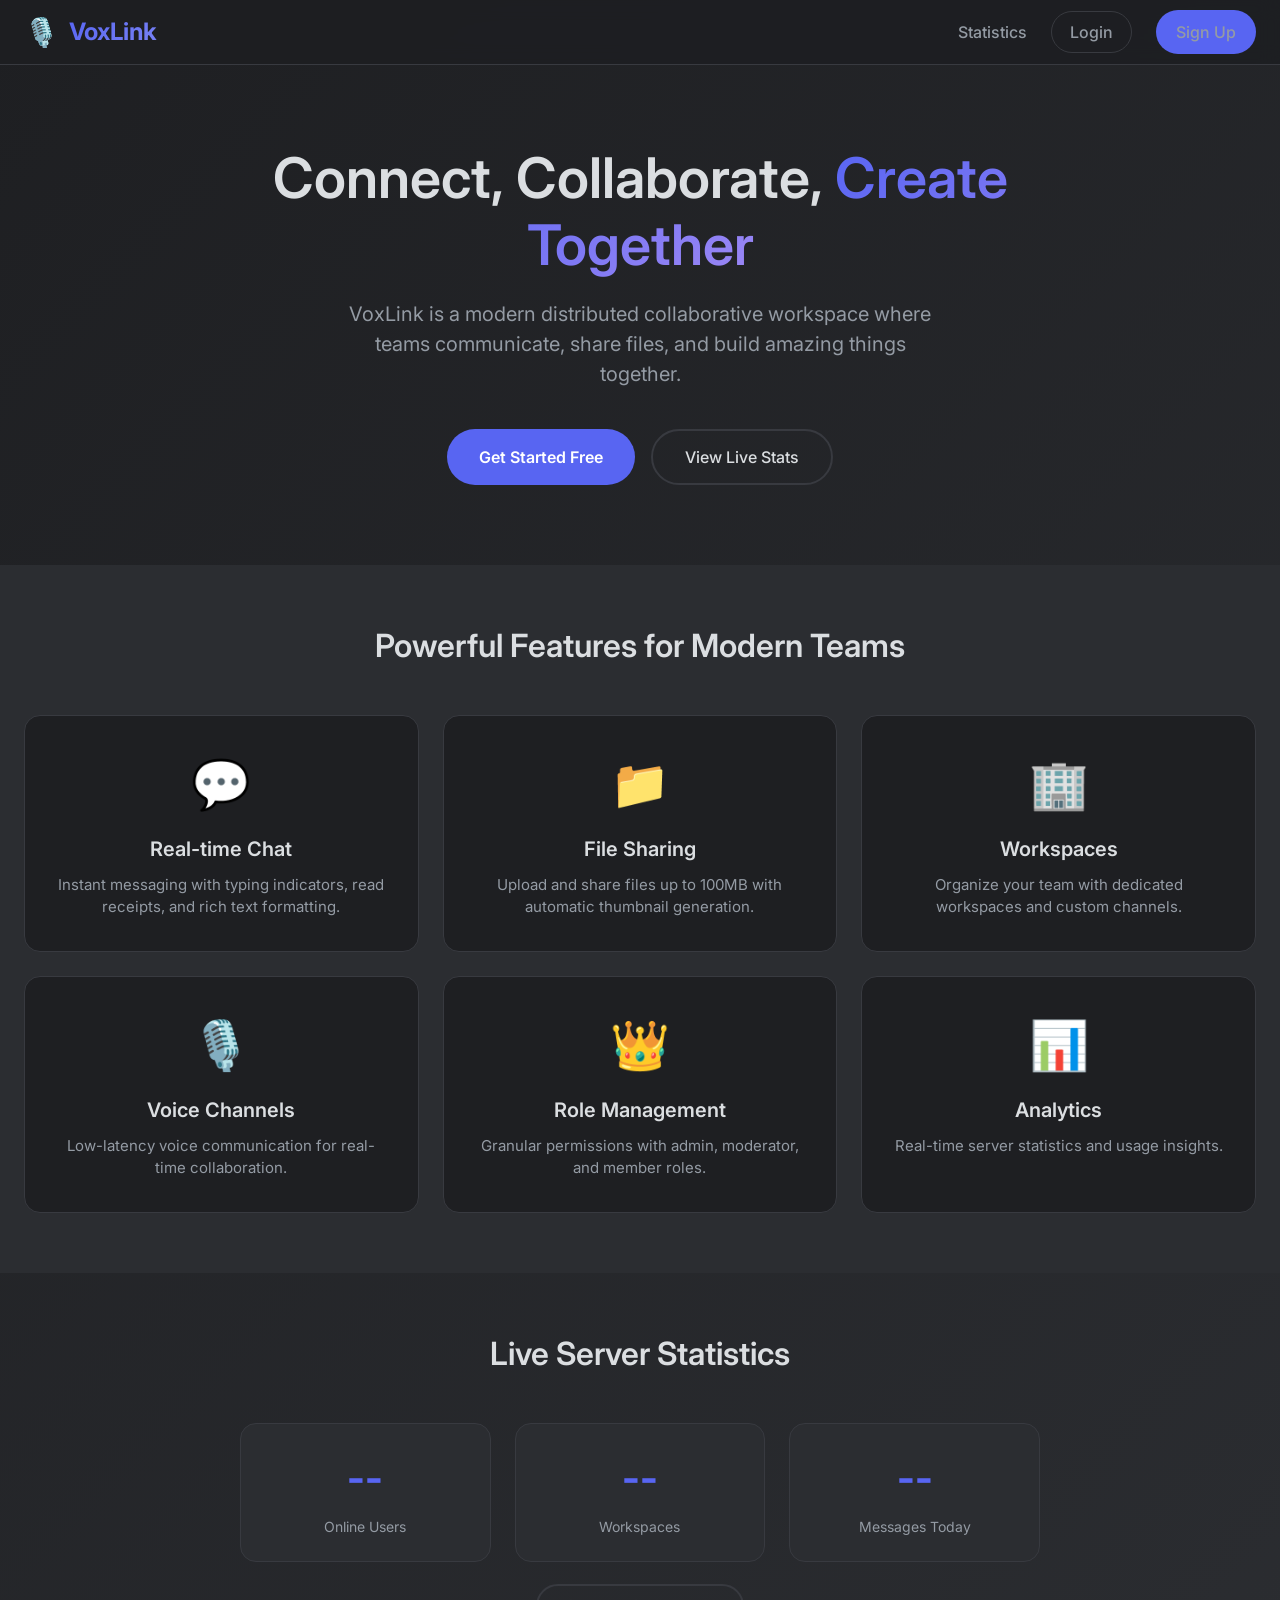
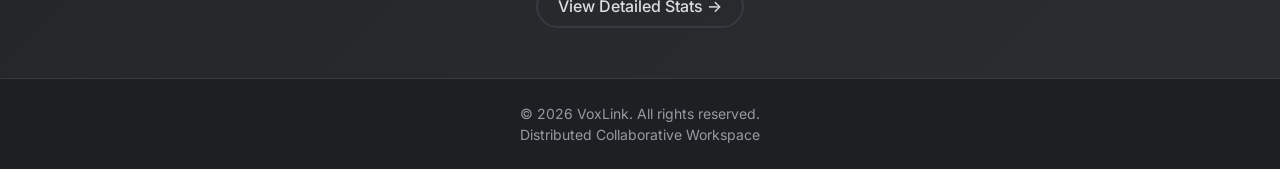
<file: src/voxlink/server/src/resources/web/index.html>
<!DOCTYPE html>
<html lang="en">
<head>
    <meta charset="UTF-8">
    <meta name="viewport" content="width=device-width, initial-scale=1.0">
    <title>VoxLink - Distributed Collaborative Workspace</title>
    <link rel="stylesheet" href="./css/style.css">
    <link href="https://fonts.googleapis.com/css2?family=Inter:wght@400;500;600;700&display=swap" rel="stylesheet">
</head>
<body class="landing-page">
<nav class="navbar">
    <div class="nav-container">
        <div class="logo">
            <span class="logo-icon">🎙️</span>
            <span class="logo-text">VoxLink</span>
        </div>
        <div class="nav-links">
            <a href="/stats">Statistics</a>
            <a href="/login" class="btn-login">Login</a>
            <a href="/login?register=true" class="btn-primary">Sign Up</a>
        </div>
    </div>
</nav>

<main>
    <section class="hero">
        <div class="hero-container">
            <h1 class="hero-title">
                Connect, Collaborate,
                <span class="gradient-text">Create Together</span>
            </h1>
            <p class="hero-subtitle">
                VoxLink is a modern distributed collaborative workspace where teams communicate,
                share files, and build amazing things together.
            </p>
            <div class="hero-buttons">
                <a href="/login?register=true" class="btn-primary btn-large">Get Started Free</a>
                <a href="/stats" class="btn-outline btn-large">View Live Stats</a>
            </div>
        </div>
    </section>

    <section class="features">
        <div class="features-container">
            <h2 class="section-title">Powerful Features for Modern Teams</h2>
            <div class="features-grid">
                <div class="feature-card">
                    <div class="feature-icon">💬</div>
                    <h3>Real-time Chat</h3>
                    <p>Instant messaging with typing indicators, read receipts, and rich text formatting.</p>
                </div>
                <div class="feature-card">
                    <div class="feature-icon">📁</div>
                    <h3>File Sharing</h3>
                    <p>Upload and share files up to 100MB with automatic thumbnail generation.</p>
                </div>
                <div class="feature-card">
                    <div class="feature-icon">🏢</div>
                    <h3>Workspaces</h3>
                    <p>Organize your team with dedicated workspaces and custom channels.</p>
                </div>
                <div class="feature-card">
                    <div class="feature-icon">🎙️</div>
                    <h3>Voice Channels</h3>
                    <p>Low-latency voice communication for real-time collaboration.</p>
                </div>
                <div class="feature-card">
                    <div class="feature-icon">👑</div>
                    <h3>Role Management</h3>
                    <p>Granular permissions with admin, moderator, and member roles.</p>
                </div>
                <div class="feature-card">
                    <div class="feature-icon">📊</div>
                    <h3>Analytics</h3>
                    <p>Real-time server statistics and usage insights.</p>
                </div>
            </div>
        </div>
    </section>

    <section class="stats-preview">
        <div class="stats-container">
            <h2 class="section-title">Live Server Statistics</h2>
            <div class="stats-grid" id="previewStats">
                <div class="stat-card">
                    <div class="stat-value" id="previewOnline">--</div>
                    <div class="stat-label">Online Users</div>
                </div>
                <div class="stat-card">
                    <div class="stat-value" id="previewWorkspaces">--</div>
                    <div class="stat-label">Workspaces</div>
                </div>
                <div class="stat-card">
                    <div class="stat-value" id="previewMessages">--</div>
                    <div class="stat-label">Messages Today</div>
                </div>
            </div>
            <a href="/stats" class="btn-outline">View Detailed Stats →</a>
        </div>
    </section>
</main>

<footer class="footer">
    <div class="footer-container">
        <p>&copy; 2026 VoxLink. All rights reserved.</p>
        <p>Distributed Collaborative Workspace</p>
    </div>
</footer>

<script src="./js/app.js"></script>
</body>
</html>
</file>
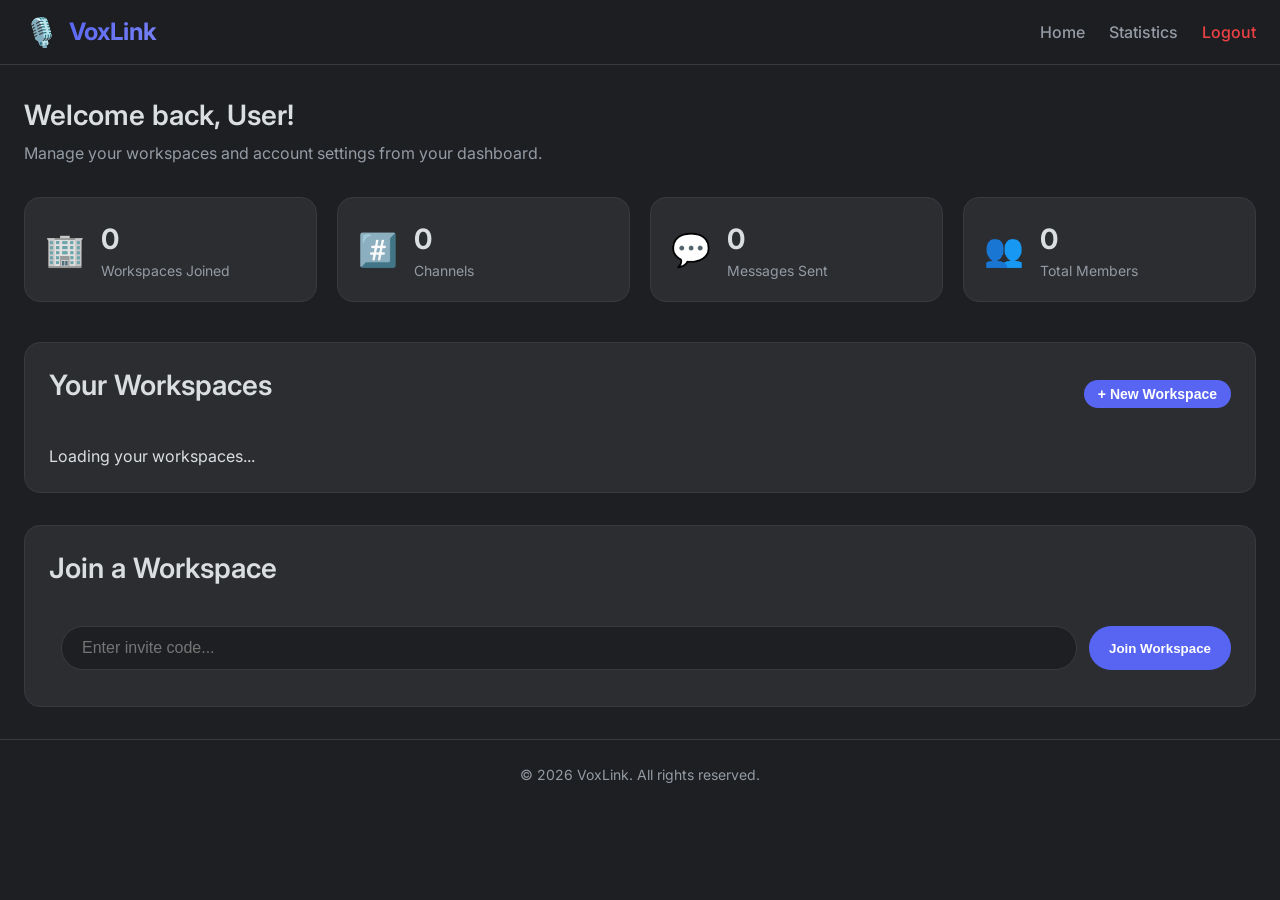
<file: src/voxlink/server/src/resources/web/dashboard.html>
<!DOCTYPE html>
<html lang="en">
<head>
    <meta charset="UTF-8">
    <meta name="viewport" content="width=device-width, initial-scale=1.0">
    <title>Dashboard - VoxLink</title>
    <link rel="stylesheet" href="./css/style.css">
    <link href="https://fonts.googleapis.com/css2?family=Inter:wght@400;500;600;700&display=swap" rel="stylesheet">
</head>
<body class="dashboard-page">
<nav class="navbar">
    <div class="nav-container">
        <div class="logo">
            <span class="logo-icon">🎙️</span>
            <span class="logo-text">VoxLink</span>
        </div>
        <div class="nav-links">
            <a href="/">Home</a>
            <a href="/stats">Statistics</a>
            <a href="#" id="logoutBtn" class="btn-logout">Logout</a>
        </div>
    </div>
</nav>

<main>
    <div class="dashboard-container">
        <div class="welcome-section">
            <h1>Welcome back, <span id="username">User</span>!</h1>
            <p>Manage your workspaces and account settings from your dashboard.</p>
        </div>

        <!-- Stats Overview -->
        <div class="stats-overview">
            <div class="overview-card">
                <div class="overview-icon">🏢</div>
                <div class="overview-info">
                    <div class="overview-value" id="workspaceCount">0</div>
                    <div class="overview-label">Workspaces Joined</div>
                </div>
            </div>
            <div class="overview-card">
                <div class="overview-icon">#️⃣</div>
                <div class="overview-info">
                    <div class="overview-value" id="channelCount">0</div>
                    <div class="overview-label">Channels</div>
                </div>
            </div>
            <div class="overview-card">
                <div class="overview-icon">💬</div>
                <div class="overview-info">
                    <div class="overview-value" id="messageCount">0</div>
                    <div class="overview-label">Messages Sent</div>
                </div>
            </div>
            <div class="overview-card">
                <div class="overview-icon">👥</div>
                <div class="overview-info">
                    <div class="overview-value" id="memberCount">0</div>
                    <div class="overview-label">Total Members</div>
                </div>
            </div>
        </div>

        <!-- Workspaces Section -->
        <div class="workspaces-section">
            <div class="section-header">
                <h2>Your Workspaces</h2>
                <button id="createWorkspaceBtn" class="btn-primary btn-small">+ New Workspace</button>
            </div>
            <div id="workspacesList" class="workspaces-grid">
                <div class="loading-spinner">Loading your workspaces...</div>
            </div>
        </div>

        <!-- Invite Section -->
        <div class="invite-section">
            <div class="section-header">
                <h2>Join a Workspace</h2>
            </div>
            <div class="invite-form">
                <label for="inviteCodeInput"></label>
                <input type="text" id="inviteCodeInput" placeholder="Enter invite code..." class="invite-input">
                <button id="joinWorkspaceBtn" class="btn-primary">Join Workspace</button>
            </div>
            <div id="inviteMessage" class="invite-message"></div>
        </div>
    </div>
</main>

<!-- Create Workspace Modal -->
<div id="createWorkspaceModal" class="modal">
    <div class="modal-content">
        <div class="modal-header">
            <h3>Create New Workspace</h3>
            <span class="modal-close">&times;</span>
        </div>
        <div class="modal-body">
            <div class="form-group">
                <label for="workspaceName">Workspace Name</label>
                <input type="text" id="workspaceName" placeholder="e.g., Gaming Community, Dev Team" class="form-input">
            </div>
            <div class="form-group">
                <label for="workspaceDescription">Description (Optional)</label>
                <textarea id="workspaceDescription" placeholder="What's this workspace about?" rows="3" class="form-textarea"></textarea>
            </div>
            <div class="form-group">
                <label class="checkbox-label">
                    <input type="checkbox" id="workspacePublic"> Make this workspace public
                </label>
                <small class="form-hint">Public workspaces can be discovered by anyone with an invitation link.</small>
            </div>
        </div>
        <div class="modal-footer">
            <button id="cancelCreateBtn" class="btn-outline">Cancel</button>
            <button id="confirmCreateBtn" class="btn-primary">Create Workspace</button>
        </div>
    </div>
</div>

<!-- Invite Modal -->
<div id="inviteModal" class="modal">
    <div class="modal-content">
        <div class="modal-header">
            <h3>Invite Members</h3>
            <span class="modal-close">&times;</span>
        </div>
        <div class="modal-body">
            <p>Share this invite link with others to join <strong id="inviteWorkspaceName"></strong>:</p>
            <div class="invite-link-container">
                <label for="inviteLink"></label>
                <input type="text" id="inviteLink" readonly class="invite-link-input">
                <button id="copyInviteBtn" class="btn-outline btn-small">Copy</button>
            </div>
            <div class="invite-options">
                <label for="expiryDays">Expires in:</label>
                <select id="expiryDays" class="form-select">
                    <option value="1">1 day</option>
                    <option value="7" selected>7 days</option>
                    <option value="30">30 days</option>
                    <option value="0">Never</option>
                </select>
                <label for="maxUses">Max uses:</label>
                <select id="maxUses" class="form-select">
                    <option value="1">1 use</option>
                    <option value="10" selected>10 uses</option>
                    <option value="100">100 uses</option>
                    <option value="-1">Unlimited</option>
                </select>
                <button id="generateInviteBtn" class="btn-primary btn-small">Generate New Link</button>
            </div>
        </div>
    </div>
</div>

<footer class="footer">
    <div class="footer-container">
        <p>&copy; 2026 VoxLink. All rights reserved.</p>
    </div>
</footer>

<script src="./js/app.js"></script>
</body>
</html>
</file>
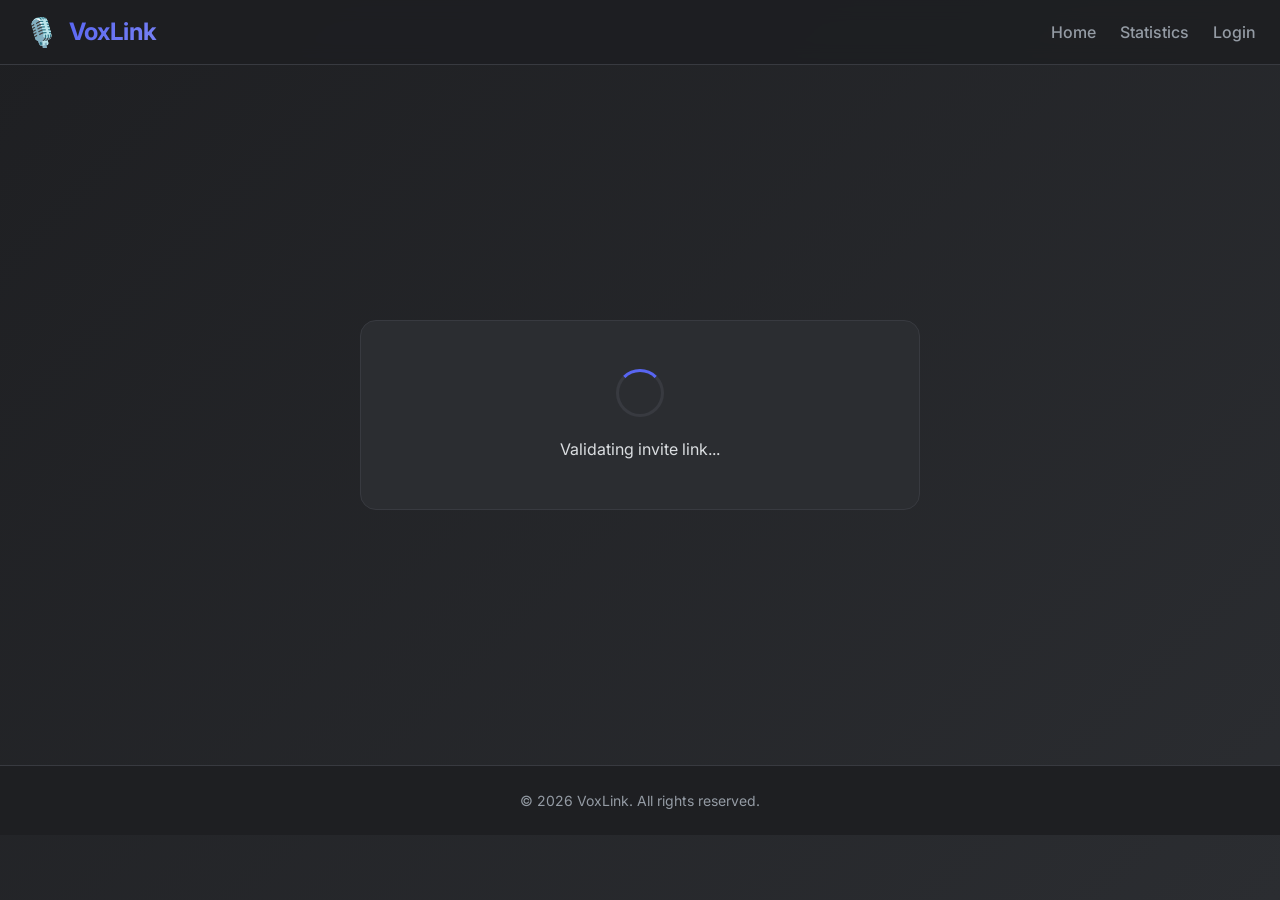
<file: src/voxlink/server/src/resources/web/invite.html>
<!DOCTYPE html>
<html lang="en">
<head>
    <meta charset="UTF-8">
    <meta name="viewport" content="width=device-width, initial-scale=1.0">
    <title>Join Workspace - VoxLink</title>
    <link rel="stylesheet" href="./css/style.css">
    <link href="https://fonts.googleapis.com/css2?family=Inter:wght@400;500;600;700&display=swap" rel="stylesheet">
</head>
<body class="invite-page">
<nav class="navbar">
    <div class="nav-container">
        <div class="logo">
            <span class="logo-icon">🎙️</span>
            <span class="logo-text">VoxLink</span>
        </div>
        <div class="nav-links">
            <a href="/">Home</a>
            <a href="/stats">Statistics</a>
            <a href="/login">Login</a>
        </div>
    </div>
</nav>

<main>
    <div class="invite-container">
        <div id="loadingState" class="invite-card loading-state">
            <div class="spinner"></div>
            <p>Validating invite link...</p>
        </div>

        <div id="validInviteState" class="invite-card" style="display: none;">
            <div class="invite-header">
                <div class="workspace-icon-large" id="workspaceIcon"></div>
                <h1 id="workspaceName">--</h1>
                <p id="workspaceDescription" class="workspace-description">--</p>
                <div class="member-badge" id="memberCount">-- members</div>
            </div>

            <div class="invite-content">
                <div class="info-box">
                    <h3>📌 You've been invited to join this workspace</h3>
                    <p>After joining, you'll be able to:</p>
                    <ul>
                        <li>💬 Chat in text channels</li>
                        <li>📁 Share files and images</li>
                        <li>👥 Collaborate with team members</li>
                        <li>🎙️ Join voice channels (if available)</li>
                    </ul>
                </div>

                <div id="authButtons" class="invite-buttons">
                    <button id="acceptInviteBtn" class="btn-primary btn-large">Accept Invite</button>
                    <a href="/login" class="btn-outline btn-large">Login First</a>
                </div>

                <div id="joinedState" class="joined-message" style="display: none;">
                    <div class="success-icon">✅</div>
                    <h3>Successfully Joined!</h3>
                    <p>You are now a member of this workspace.</p>
                    <a href="/dashboard" class="btn-primary">Go to Dashboard</a>
                </div>

                <div id="errorState" class="error-message-large" style="display: none;">
                    <div class="error-icon">⚠️</div>
                    <h3>Unable to Join</h3>
                    <p id="errorMessage">--</p>
                    <a href="/" class="btn-outline">Go to Home</a>
                </div>
            </div>
        </div>
    </div>
</main>

<footer class="footer">
    <div class="footer-container">
        <p>&copy; 2026 VoxLink. All rights reserved.</p>
    </div>
</footer>

<script src="./js/app.js"></script>
</body>
</html>
</file>
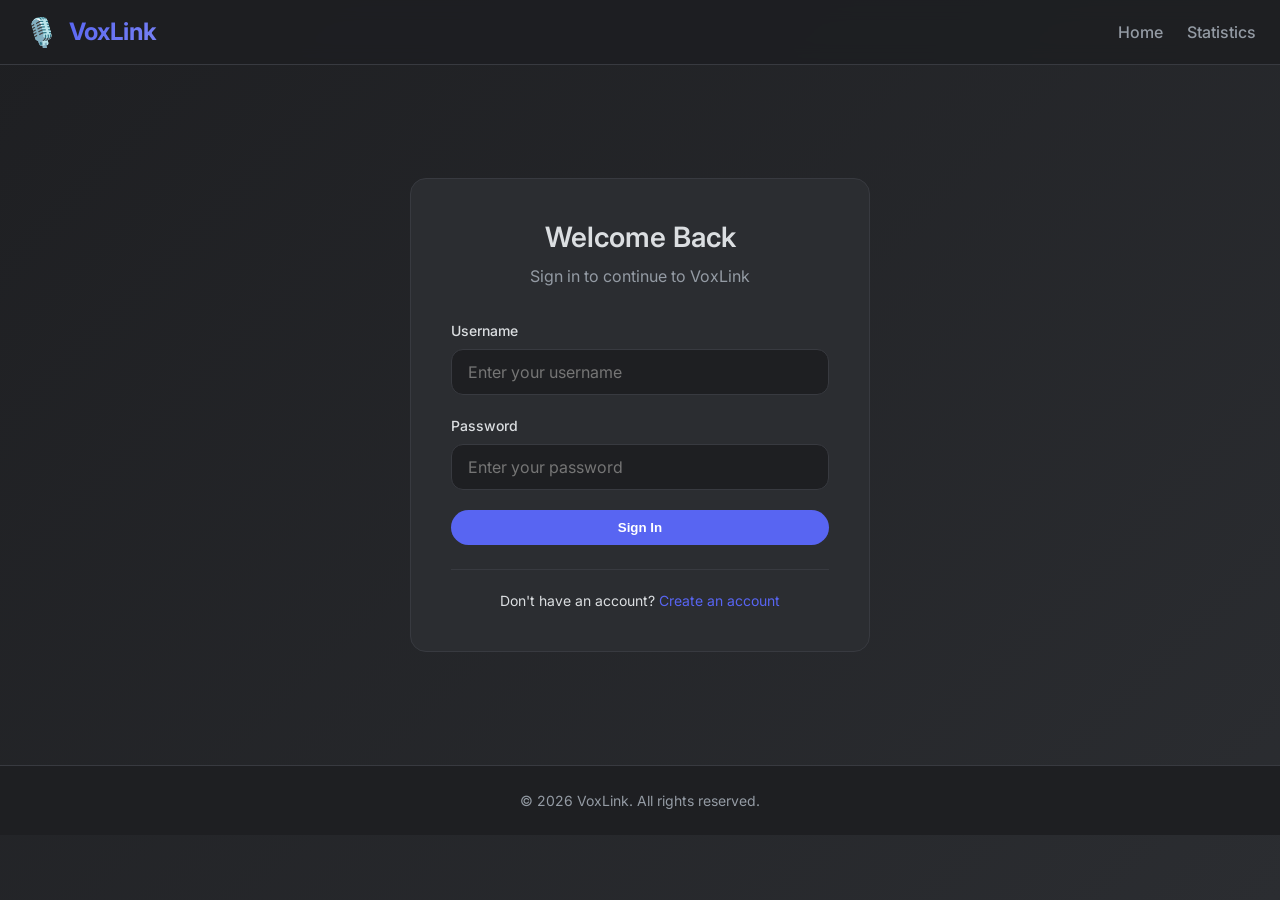
<file: src/voxlink/server/src/resources/web/login.html>
<!DOCTYPE html>
<html lang="en">
<head>
    <meta charset="UTF-8">
    <meta name="viewport" content="width=device-width, initial-scale=1.0">
    <title>Login - VoxLink</title>
    <link rel="stylesheet" href="./css/style.css">
    <link href="https://fonts.googleapis.com/css2?family=Inter:wght@400;500;600;700&display=swap" rel="stylesheet">
</head>
<body class="auth-page">
<nav class="navbar">
    <div class="nav-container">
        <div class="logo">
            <span class="logo-icon">🎙️</span>
            <span class="logo-text">VoxLink</span>
        </div>
        <div class="nav-links">
            <a href="/">Home</a>
            <a href="/stats">Statistics</a>
        </div>
    </div>
</nav>

<main>
    <div class="auth-container">
        <!-- Login Form -->
        <div id="loginForm" class="auth-card">
            <div class="auth-header">
                <h2>Welcome Back</h2>
                <p>Sign in to continue to VoxLink</p>
            </div>

            <div id="loginError" class="error-message" style="display: none;"></div>
            <div id="loginSuccess" class="success-message" style="display: none;"></div>

            <div class="auth-form">
                <div class="form-group">
                    <label for="loginUsername">Username</label>
                    <input type="text" id="loginUsername" placeholder="Enter your username" class="form-input">
                </div>
                <div class="form-group">
                    <label for="loginPassword">Password</label>
                    <input type="password" id="loginPassword" placeholder="Enter your password" class="form-input">
                </div>
                <button id="loginBtn" class="btn-primary btn-full">Sign In</button>
            </div>

            <div class="auth-footer">
                <p>Don't have an account? <a href="#" id="showRegisterBtn">Create an account</a></p>
            </div>
        </div>

        <!-- Register Form -->
        <div id="registerForm" class="auth-card" style="display: none;">
            <div class="auth-header">
                <h2>Create Account</h2>
                <p>Join the VoxLink community</p>
            </div>

            <div id="registerError" class="error-message" style="display: none;"></div>
            <div id="registerSuccess" class="success-message" style="display: none;"></div>

            <div class="auth-form">
                <div class="form-group">
                    <label for="regUsername">Username</label>
                    <input type="text" id="regUsername" placeholder="Choose a username" class="form-input">
                </div>
                <div class="form-group">
                    <label for="regEmail">Email</label>
                    <input type="email" id="regEmail" placeholder="Enter your email" class="form-input">
                </div>
                <div class="form-group">
                    <label for="regDisplayName">Display Name (Optional)</label>
                    <input type="text" id="regDisplayName" placeholder="How others see you" class="form-input">
                </div>
                <div class="form-group">
                    <label for="regPassword">Password</label>
                    <input type="password" id="regPassword" placeholder="Create a password" class="form-input">
                </div>
                <div class="form-group">
                    <label for="regConfirmPassword">Confirm Password</label>
                    <input type="password" id="regConfirmPassword" placeholder="Confirm your password" class="form-input">
                </div>
                <button id="registerBtn" class="btn-primary btn-full">Create Account</button>
            </div>

            <div class="auth-footer">
                <p>Already have an account? <a href="#" id="showLoginBtn">Sign in</a></p>
            </div>
        </div>

        <!-- Invite Redirect Info -->
        <div id="inviteInfo" class="invite-redirect" style="display: none;">
            <div class="invite-redirect-content">
                <span>🔗</span>
                <p>You'll be able to join the workspace after logging in</p>
            </div>
        </div>
    </div>
</main>

<footer class="footer">
    <div class="footer-container">
        <p>&copy; 2026 VoxLink. All rights reserved.</p>
    </div>
</footer>

<script src="./js/app.js"></script>
</body>
</html>
</file>
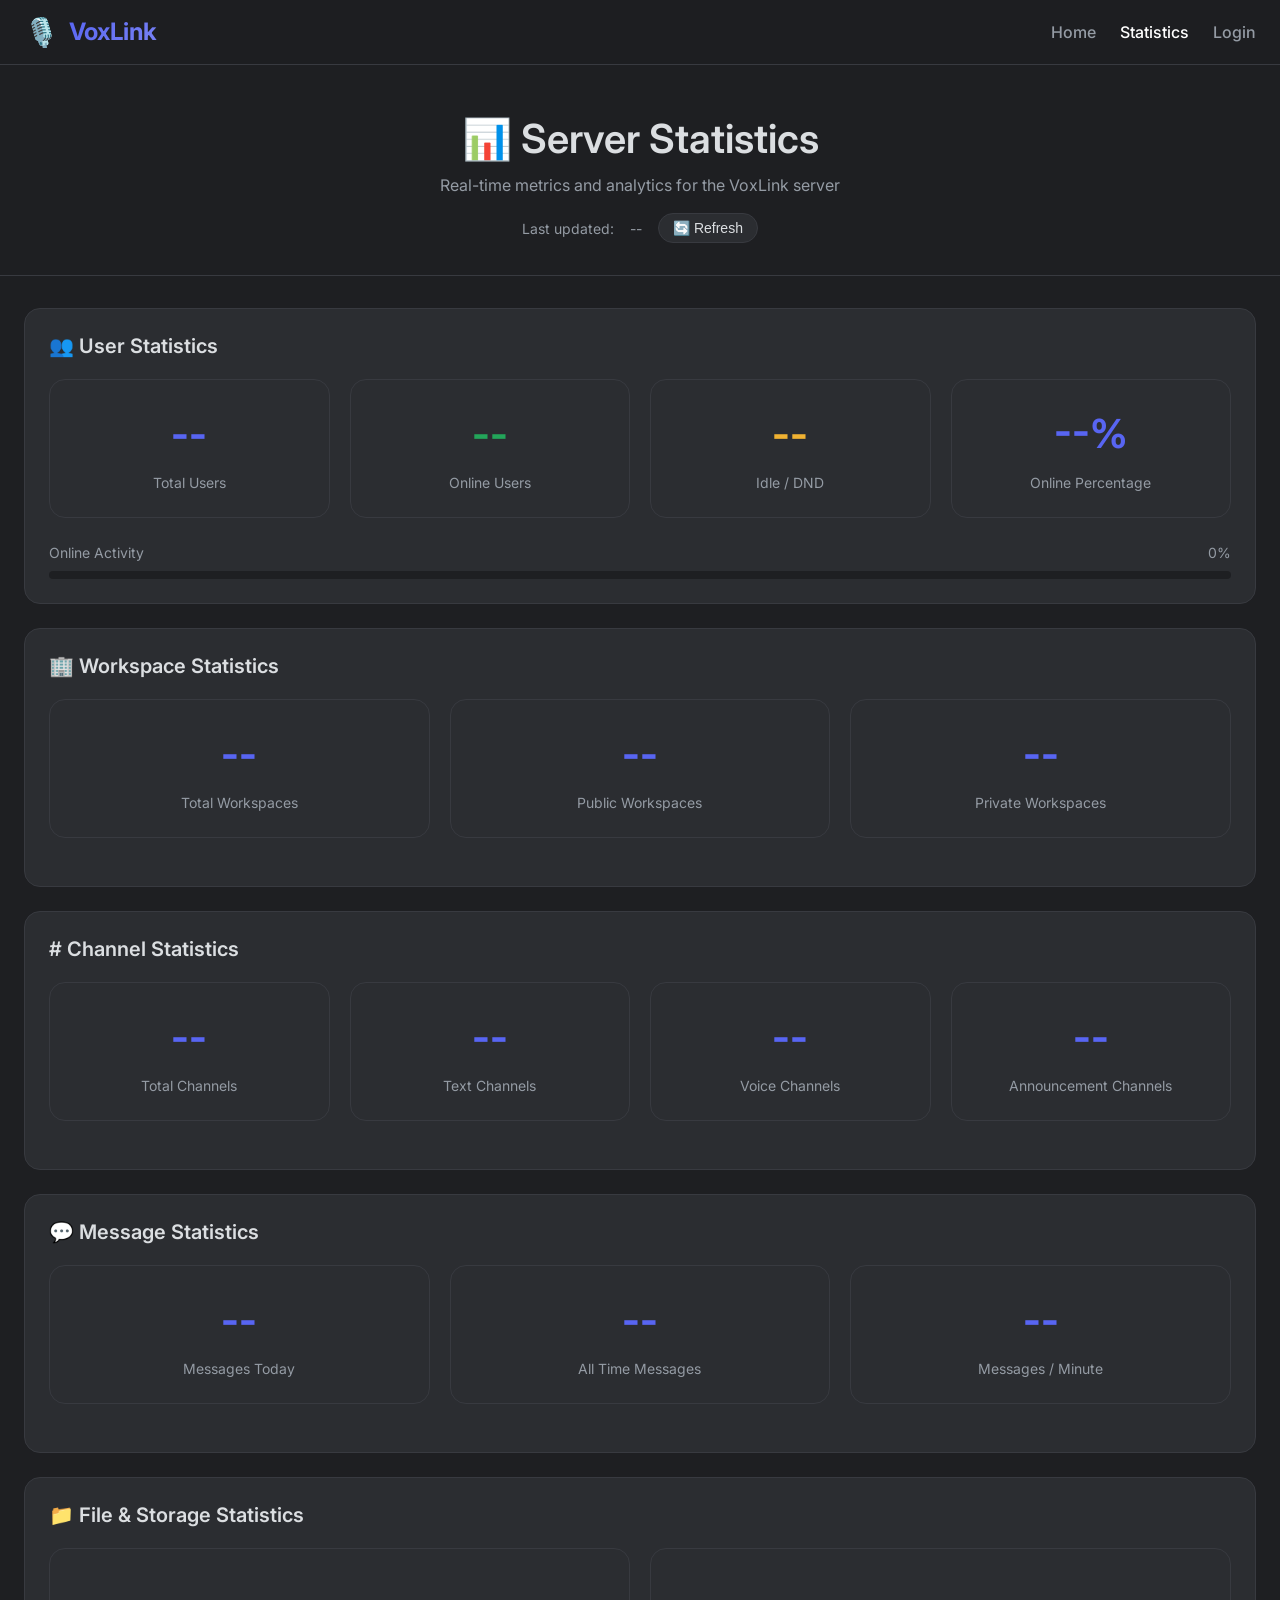
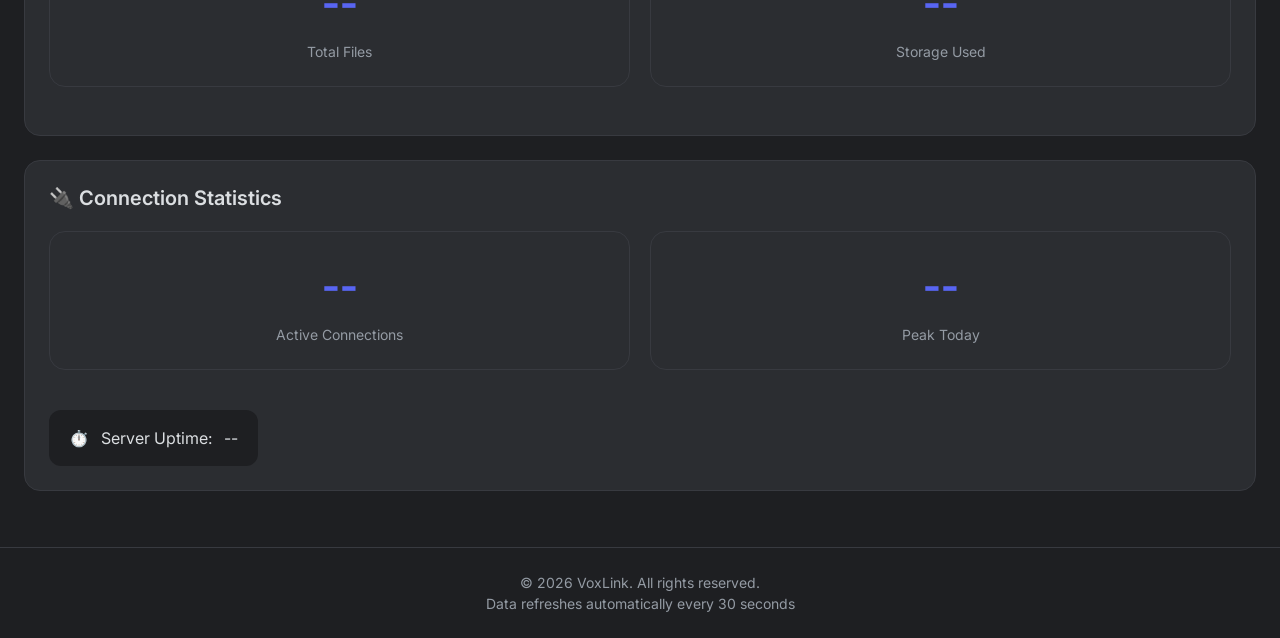
<file: src/voxlink/server/src/resources/web/stats.html>
<!DOCTYPE html>
<html lang="en">
<head>
    <meta charset="UTF-8">
    <meta name="viewport" content="width=device-width, initial-scale=1.0">
    <title>Server Statistics - VoxLink</title>
    <link rel="stylesheet" href="./css/style.css">
    <link href="https://fonts.googleapis.com/css2?family=Inter:wght@400;500;600;700&display=swap" rel="stylesheet">
</head>
<body class="stats-page">
<nav class="navbar">
    <div class="nav-container">
        <div class="logo">
            <span class="logo-icon">🎙️</span>
            <span class="logo-text">VoxLink</span>
        </div>
        <div class="nav-links">
            <a href="/">Home</a>
            <a href="/stats" class="active">Statistics</a>
            <a href="/login">Login</a>
        </div>
    </div>
</nav>

<main>
    <div class="page-header">
        <h1>📊 Server Statistics</h1>
        <p>Real-time metrics and analytics for the VoxLink server</p>
        <div class="last-updated">
            Last updated: <span id="timestamp">--</span>
            <button id="refreshBtn" class="refresh-btn">🔄 Refresh</button>
        </div>
    </div>

    <div class="stats-dashboard">
        <!-- User Statistics -->
        <div class="stats-section">
            <h2>👥 User Statistics</h2>
            <div class="stats-grid-4">
                <div class="stat-card">
                    <div class="stat-value" id="totalUsers">--</div>
                    <div class="stat-label">Total Users</div>
                </div>
                <div class="stat-card">
                    <div class="stat-value online" id="onlineUsers">--</div>
                    <div class="stat-label">Online Users</div>
                </div>
                <div class="stat-card">
                    <div class="stat-value idle" id="idleUsers">--</div>
                    <div class="stat-label">Idle / DND</div>
                </div>
                <div class="stat-card">
                    <div class="stat-value" id="onlinePercent">--%</div>
                    <div class="stat-label">Online Percentage</div>
                </div>
            </div>
            <div class="progress-section">
                <div class="progress-label">
                    <span>Online Activity</span>
                    <span id="onlinePercentLabel">0%</span>
                </div>
                <div class="progress-bar">
                    <div class="progress-fill" id="onlineProgressBar" style="width: 0"></div>
                </div>
            </div>
        </div>

        <!-- Workspace Statistics -->
        <div class="stats-section">
            <h2>🏢 Workspace Statistics</h2>
            <div class="stats-grid-3">
                <div class="stat-card">
                    <div class="stat-value" id="totalWorkspaces">--</div>
                    <div class="stat-label">Total Workspaces</div>
                </div>
                <div class="stat-card">
                    <div class="stat-value" id="publicWorkspaces">--</div>
                    <div class="stat-label">Public Workspaces</div>
                </div>
                <div class="stat-card">
                    <div class="stat-value" id="privateWorkspaces">--</div>
                    <div class="stat-label">Private Workspaces</div>
                </div>
            </div>
        </div>

        <!-- Channel Statistics -->
        <div class="stats-section">
            <h2># Channel Statistics</h2>
            <div class="stats-grid-4">
                <div class="stat-card">
                    <div class="stat-value" id="totalChannels">--</div>
                    <div class="stat-label">Total Channels</div>
                </div>
                <div class="stat-card">
                    <div class="stat-value" id="textChannels">--</div>
                    <div class="stat-label">Text Channels</div>
                </div>
                <div class="stat-card">
                    <div class="stat-value" id="voiceChannels">--</div>
                    <div class="stat-label">Voice Channels</div>
                </div>
                <div class="stat-card">
                    <div class="stat-value" id="announcementChannels">--</div>
                    <div class="stat-label">Announcement Channels</div>
                </div>
            </div>
        </div>

        <!-- Message Statistics -->
        <div class="stats-section">
            <h2>💬 Message Statistics</h2>
            <div class="stats-grid-3">
                <div class="stat-card">
                    <div class="stat-value" id="totalMessagesToday">--</div>
                    <div class="stat-label">Messages Today</div>
                </div>
                <div class="stat-card">
                    <div class="stat-value" id="totalMessagesAllTime">--</div>
                    <div class="stat-label">All Time Messages</div>
                </div>
                <div class="stat-card">
                    <div class="stat-value" id="messagesPerMinute">--</div>
                    <div class="stat-label">Messages / Minute</div>
                </div>
            </div>
        </div>

        <!-- File & Storage Statistics -->
        <div class="stats-section">
            <h2>📁 File & Storage Statistics</h2>
            <div class="stats-grid-2">
                <div class="stat-card">
                    <div class="stat-value" id="totalFiles">--</div>
                    <div class="stat-label">Total Files</div>
                </div>
                <div class="stat-card">
                    <div class="stat-value" id="storageUsed">--</div>
                    <div class="stat-label">Storage Used</div>
                </div>
            </div>
        </div>

        <!-- Connection Statistics -->
        <div class="stats-section">
            <h2>🔌 Connection Statistics</h2>
            <div class="stats-grid-2">
                <div class="stat-card">
                    <div class="stat-value" id="activeConnections">--</div>
                    <div class="stat-label">Active Connections</div>
                </div>
                <div class="stat-card">
                    <div class="stat-value" id="peakConnections">--</div>
                    <div class="stat-label">Peak Today</div>
                </div>
            </div>
            <div class="uptime-card">
                <span class="uptime-icon">⏱️</span>
                <span class="uptime-label">Server Uptime:</span>
                <span class="uptime-value" id="serverUptime">--</span>
            </div>
        </div>
    </div>
</main>

<footer class="footer">
    <div class="footer-container">
        <p>&copy; 2026 VoxLink. All rights reserved.</p>
        <p>Data refreshes automatically every 30 seconds</p>
    </div>
</footer>

<script src="./js/app.js"></script>
</body>
</html>
</file>
<file: src/voxlink/server/src/resources/web/css/style.css>
/* ============================================
   VoxLink Web Portal Styles
   Modern, clean, responsive design
   ============================================ */

/* CSS Variables */
:root {
    --primary: #5865F2;
    --primary-dark: #4752C4;
    --primary-light: #7983F5;
    --success: #23A55A;
    --danger: #ED4245;
    --warning: #F0B232;
    --dark-bg: #1E1F22;
    --card-bg: #2B2D31;
    --border: #383A40;
    --text: #DBDEE1;
    --text-muted: #949BA4;
    --text-dark: #1E1F22;
    --white: #FFFFFF;
    --shadow: 0 4px 12px rgba(0, 0, 0, 0.15);
    --shadow-lg: 0 8px 24px rgba(0, 0, 0, 0.2);
    --radius: 12px;
    --radius-lg: 16px;
    --transition: all 0.2s ease;
}

* {
    margin: 0;
    padding: 0;
    box-sizing: border-box;
}

body {
    font-family: 'Inter', -apple-system, BlinkMacSystemFont, 'Segoe UI', Roboto, sans-serif;
    background: var(--dark-bg);
    color: var(--text);
    line-height: 1.5;
    min-height: 100vh;
}

/* ============================================
   Typography
   ============================================ */
h1, h2, h3, h4, h5, h6 {
    font-weight: 600;
    line-height: 1.3;
}

h1 { font-size: 2.5rem; }
h2 { font-size: 1.75rem; margin-bottom: 1rem; }
h3 { font-size: 1.25rem; margin-bottom: 0.75rem; }

a {
    color: var(--primary);
    text-decoration: none;
    transition: var(--transition);
}

a:hover {
    color: var(--primary-light);
}

/* ============================================
   Navigation Bar
   ============================================ */
.navbar {
    background: rgba(30, 31, 34, 0.95);
    backdrop-filter: blur(10px);
    border-bottom: 1px solid var(--border);
    position: sticky;
    top: 0;
    z-index: 100;
}

.nav-container {
    max-width: 1280px;
    margin: 0 auto;
    padding: 0 24px;
    display: flex;
    justify-content: space-between;
    align-items: center;
    height: 64px;
}

.logo {
    display: flex;
    align-items: center;
    gap: 10px;
    font-size: 1.5rem;
    font-weight: 700;
}

.logo-icon {
    font-size: 1.75rem;
}

.logo-text {
    background: linear-gradient(135deg, var(--primary) 0%, var(--primary-light) 100%);
    -webkit-background-clip: text;
    background-clip: text;
    color: transparent;
}

.nav-links {
    display: flex;
    align-items: center;
    gap: 24px;
}

.nav-links a {
    color: var(--text-muted);
    font-weight: 500;
}

.nav-links a:hover,
.nav-links a.active {
    color: var(--white);
}

/* ============================================
   Buttons
   ============================================ */
.btn-primary {
    background: var(--primary);
    color: white;
    border: none;
    padding: 10px 20px;
    border-radius: 40px;
    font-weight: 600;
    cursor: pointer;
    transition: var(--transition);
    display: inline-flex;
    align-items: center;
    gap: 8px;
}

.btn-primary:hover {
    background: var(--primary-dark);
    transform: translateY(-1px);
}

.btn-outline {
    background: transparent;
    border: 2px solid var(--border);
    color: var(--text);
    padding: 10px 20px;
    border-radius: 40px;
    font-weight: 500;
    cursor: pointer;
    transition: var(--transition);
}

.btn-outline:hover {
    border-color: var(--primary);
    color: var(--primary);
}

.btn-large {
    padding: 14px 32px;
    font-size: 1rem;
}

.btn-small {
    padding: 6px 14px;
    font-size: 0.875rem;
}

.btn-full {
    width: 100%;
    justify-content: center;
}

.btn-login {
    background: transparent;
    border: 1px solid var(--border);
    border-radius: 40px;
    padding: 8px 18px;
}

.btn-logout {
    color: var(--danger) !important;
}

.btn-logout:hover {
    color: #ff5e61 !important;
}

/* ============================================
   Landing Page
   ============================================ */
.landing-page {
    background: linear-gradient(135deg, #1E1F22 0%, #2B2D31 100%);
}

.hero {
    padding: 80px 24px;
    text-align: center;
}

.hero-container {
    max-width: 900px;
    margin: 0 auto;
}

.hero-title {
    font-size: 3.5rem;
    margin-bottom: 20px;
    line-height: 1.2;
}

.gradient-text {
    background: linear-gradient(135deg, var(--primary) 0%, #9B87F5 100%);
    -webkit-background-clip: text;
    background-clip: text;
    color: transparent;
}

.hero-subtitle {
    font-size: 1.25rem;
    color: var(--text-muted);
    margin-bottom: 40px;
    max-width: 600px;
    margin-left: auto;
    margin-right: auto;
}

.hero-buttons {
    display: flex;
    gap: 16px;
    justify-content: center;
    flex-wrap: wrap;
}

/* Features Section */
.features {
    padding: 60px 24px;
    background: var(--card-bg);
}

.features-container {
    max-width: 1280px;
    margin: 0 auto;
}

.section-title {
    text-align: center;
    margin-bottom: 48px;
    font-size: 2rem;
}

.features-grid {
    display: grid;
    grid-template-columns: repeat(auto-fit, minmax(320px, 1fr));
    gap: 24px;
}

.feature-card {
    background: var(--dark-bg);
    padding: 32px;
    border-radius: var(--radius-lg);
    text-align: center;
    transition: var(--transition);
    border: 1px solid var(--border);
}

.feature-card:hover {
    transform: translateY(-4px);
    border-color: var(--primary);
}

.feature-icon {
    font-size: 3rem;
    margin-bottom: 16px;
}

.feature-card h3 {
    margin-bottom: 12px;
}

.feature-card p {
    color: var(--text-muted);
    font-size: 0.9375rem;
}

/* Stats Preview */
.stats-preview {
    padding: 60px 24px;
}

.stats-container {
    max-width: 1280px;
    margin: 0 auto;
    text-align: center;
}

.stats-grid {
    display: grid;
    grid-template-columns: repeat(3, 1fr);
    gap: 24px;
    max-width: 800px;
    margin: 32px auto;
}

.stat-card {
    background: var(--card-bg);
    padding: 24px;
    border-radius: var(--radius-lg);
    text-align: center;
    border: 1px solid var(--border);
}

.stat-value {
    font-size: 2.5rem;
    font-weight: 700;
    color: var(--primary);
}

.stat-value.online { color: var(--success); }
.stat-value.idle { color: var(--warning); }
.stat-value.dnd { color: var(--danger); }

.stat-label {
    color: var(--text-muted);
    font-size: 0.875rem;
    margin-top: 8px;
}

/* ============================================
   Statistics Page
   ============================================ */
.stats-page {
    background: var(--dark-bg);
}

.page-header {
    text-align: center;
    padding: 48px 24px 32px;
    border-bottom: 1px solid var(--border);
}

.page-header h1 {
    margin-bottom: 8px;
}

.page-header p {
    color: var(--text-muted);
}

.last-updated {
    margin-top: 16px;
    font-size: 0.875rem;
    color: var(--text-muted);
    display: flex;
    justify-content: center;
    align-items: center;
    gap: 16px;
}

.refresh-btn {
    background: var(--card-bg);
    border: 1px solid var(--border);
    color: var(--text);
    padding: 6px 14px;
    border-radius: 20px;
    cursor: pointer;
    font-size: 0.875rem;
}

.refresh-btn:hover {
    border-color: var(--primary);
    color: var(--primary);
}

.stats-dashboard {
    max-width: 1280px;
    margin: 0 auto;
    padding: 32px 24px;
}

.stats-section {
    background: var(--card-bg);
    border-radius: var(--radius-lg);
    padding: 24px;
    margin-bottom: 24px;
    border: 1px solid var(--border);
}

.stats-section h2 {
    margin-bottom: 20px;
    font-size: 1.25rem;
}

.stats-grid-4 {
    display: grid;
    grid-template-columns: repeat(4, 1fr);
    gap: 20px;
    margin-bottom: 24px;
}

.stats-grid-3 {
    display: grid;
    grid-template-columns: repeat(3, 1fr);
    gap: 20px;
    margin-bottom: 24px;
}

.stats-grid-2 {
    display: grid;
    grid-template-columns: repeat(2, 1fr);
    gap: 20px;
    margin-bottom: 24px;
}

.progress-section {
    margin-top: 20px;
}

.progress-label {
    display: flex;
    justify-content: space-between;
    margin-bottom: 8px;
    font-size: 0.875rem;
    color: var(--text-muted);
}

.progress-bar {
    background: var(--dark-bg);
    border-radius: 10px;
    height: 8px;
    overflow: hidden;
}

.progress-fill {
    background: var(--primary);
    height: 100%;
    border-radius: 10px;
    transition: width 0.3s ease;
}

.uptime-card {
    background: var(--dark-bg);
    border-radius: var(--radius);
    padding: 16px 20px;
    display: inline-flex;
    align-items: center;
    gap: 12px;
    margin-top: 16px;
}

/* ============================================
   Dashboard Page
   ============================================ */
.dashboard-container {
    max-width: 1280px;
    margin: 0 auto;
    padding: 32px 24px;
}

.welcome-section {
    margin-bottom: 32px;
}

.welcome-section h1 {
    font-size: 1.75rem;
    margin-bottom: 8px;
}

.welcome-section p {
    color: var(--text-muted);
}

.stats-overview {
    display: grid;
    grid-template-columns: repeat(4, 1fr);
    gap: 20px;
    margin-bottom: 40px;
}

.overview-card {
    background: var(--card-bg);
    border-radius: var(--radius-lg);
    padding: 20px;
    display: flex;
    align-items: center;
    gap: 16px;
    border: 1px solid var(--border);
}

.overview-icon {
    font-size: 2rem;
}

.overview-info {
    flex: 1;
}

.overview-value {
    font-size: 1.75rem;
    font-weight: 700;
}

.overview-label {
    font-size: 0.875rem;
    color: var(--text-muted);
}

.workspaces-section {
    background: var(--card-bg);
    border-radius: var(--radius-lg);
    padding: 24px;
    margin-bottom: 32px;
    border: 1px solid var(--border);
}

.section-header {
    display: flex;
    justify-content: space-between;
    align-items: center;
    margin-bottom: 24px;
    flex-wrap: wrap;
    gap: 16px;
}

.workspaces-grid {
    display: grid;
    gap: 16px;
}

.workspace-item {
    background: var(--dark-bg);
    border-radius: var(--radius);
    padding: 16px 20px;
    display: flex;
    justify-content: space-between;
    align-items: center;
    transition: var(--transition);
}

.workspace-item:hover {
    transform: translateX(4px);
}

.workspace-info h3 {
    margin-bottom: 4px;
}

.workspace-info p {
    font-size: 0.875rem;
    color: var(--text-muted);
}

.invite-section {
    background: var(--card-bg);
    border-radius: var(--radius-lg);
    padding: 24px;
    border: 1px solid var(--border);
}

.invite-form {
    display: flex;
    gap: 12px;
    margin-top: 16px;
}

.invite-input {
    flex: 1;
    background: var(--dark-bg);
    border: 1px solid var(--border);
    border-radius: 40px;
    padding: 12px 20px;
    color: var(--text);
    font-size: 1rem;
}

.invite-input:focus {
    outline: none;
    border-color: var(--primary);
}

.invite-message {
    margin-top: 12px;
    font-size: 0.875rem;
}

/* ============================================
   Auth Pages (Login/Register)
   ============================================ */
.auth-page {
    background: linear-gradient(135deg, #1E1F22 0%, #2B2D31 100%);
}

.auth-container {
    min-height: calc(100vh - 200px);
    display: flex;
    justify-content: center;
    align-items: center;
    padding: 48px 24px;
}

.auth-card {
    background: var(--card-bg);
    border-radius: var(--radius-lg);
    padding: 40px;
    width: 100%;
    max-width: 460px;
    border: 1px solid var(--border);
}

.auth-header {
    text-align: center;
    margin-bottom: 32px;
}

.auth-header h2 {
    margin-bottom: 8px;
}

.auth-header p {
    color: var(--text-muted);
}

.auth-form {
    display: flex;
    flex-direction: column;
    gap: 20px;
}

.form-group {
    display: flex;
    flex-direction: column;
    gap: 8px;
}

.form-group label {
    font-weight: 500;
    font-size: 0.875rem;
}

.form-input,
.form-textarea,
.form-select {
    background: var(--dark-bg);
    border: 1px solid var(--border);
    border-radius: var(--radius);
    padding: 12px 16px;
    color: var(--text);
    font-size: 1rem;
    font-family: inherit;
}

.form-textarea {
    resize: vertical;
}

.form-input:focus,
.form-textarea:focus,
.form-select:focus {
    outline: none;
    border-color: var(--primary);
}

.form-hint {
    font-size: 0.75rem;
    color: var(--text-muted);
}

.checkbox-label {
    display: flex;
    align-items: center;
    gap: 8px;
    cursor: pointer;
}

.auth-footer {
    text-align: center;
    margin-top: 24px;
    padding-top: 20px;
    border-top: 1px solid var(--border);
    font-size: 0.875rem;
}

.error-message {
    background: rgba(237, 66, 69, 0.1);
    border: 1px solid var(--danger);
    border-radius: var(--radius);
    padding: 12px;
    margin-bottom: 20px;
    color: var(--danger);
    font-size: 0.875rem;
}

.success-message {
    background: rgba(35, 165, 90, 0.1);
    border: 1px solid var(--success);
    border-radius: var(--radius);
    padding: 12px;
    margin-bottom: 20px;
    color: var(--success);
    font-size: 0.875rem;
}

/* ============================================
   Invite Page
   ============================================ */
.invite-page {
    background: linear-gradient(135deg, #1E1F22 0%, #2B2D31 100%);
}

.invite-container {
    min-height: calc(100vh - 200px);
    display: flex;
    justify-content: center;
    align-items: center;
    padding: 48px 24px;
}

.invite-card {
    background: var(--card-bg);
    border-radius: var(--radius-lg);
    padding: 48px;
    width: 100%;
    max-width: 560px;
    text-align: center;
    border: 1px solid var(--border);
}

.invite-header {
    margin-bottom: 32px;
}

.workspace-icon-large {
    width: 80px;
    height: 80px;
    background: var(--primary);
    border-radius: 20px;
    display: flex;
    align-items: center;
    justify-content: center;
    font-size: 2.5rem;
    margin: 0 auto 20px;
}

.invite-header h1 {
    margin-bottom: 8px;
}

.workspace-description {
    color: var(--text-muted);
    margin-bottom: 16px;
}

.member-badge {
    display: inline-block;
    background: var(--dark-bg);
    padding: 4px 12px;
    border-radius: 20px;
    font-size: 0.875rem;
}

.info-box {
    background: var(--dark-bg);
    border-radius: var(--radius);
    padding: 20px;
    text-align: left;
    margin-bottom: 32px;
}

.info-box h3 {
    margin-bottom: 12px;
}

.info-box ul {
    margin-top: 12px;
    padding-left: 20px;
}

.info-box li {
    margin: 8px 0;
    color: var(--text-muted);
}

.invite-buttons {
    display: flex;
    gap: 16px;
    justify-content: center;
    flex-wrap: wrap;
    margin-bottom: 20px;
}

.joined-message,
.error-message-large {
    text-align: center;
}

.success-icon,
.error-icon {
    font-size: 3rem;
    margin-bottom: 16px;
}

.loading-state {
    text-align: center;
}

.spinner {
    width: 48px;
    height: 48px;
    border: 3px solid var(--border);
    border-top-color: var(--primary);
    border-radius: 50%;
    animation: spin 1s linear infinite;
    margin: 0 auto 20px;
}

@keyframes spin {
    to { transform: rotate(360deg); }
}

/* ============================================
   Modal
   ============================================ */
.modal {
    display: none;
    position: fixed;
    top: 0;
    left: 0;
    width: 100%;
    height: 100%;
    background: rgba(0, 0, 0, 0.7);
    z-index: 1000;
    justify-content: center;
    align-items: center;
}

.modal.show {
    display: flex;
}

.modal-content {
    background: var(--card-bg);
    border-radius: var(--radius-lg);
    width: 100%;
    max-width: 500px;
    max-height: 90vh;
    overflow-y: auto;
    border: 1px solid var(--border);
}

.modal-header {
    padding: 20px 24px;
    border-bottom: 1px solid var(--border);
    display: flex;
    justify-content: space-between;
    align-items: center;
}

.modal-header h3 {
    margin: 0;
}

.modal-close {
    font-size: 1.5rem;
    cursor: pointer;
    color: var(--text-muted);
}

.modal-close:hover {
    color: var(--white);
}

.modal-body {
    padding: 24px;
}

.modal-footer {
    padding: 16px 24px;
    border-top: 1px solid var(--border);
    display: flex;
    justify-content: flex-end;
    gap: 12px;
}

/* Invite Link Container */
.invite-link-container {
    display: flex;
    gap: 8px;
    margin: 16px 0;
}

.invite-link-input {
    flex: 1;
    background: var(--dark-bg);
    border: 1px solid var(--border);
    border-radius: var(--radius);
    padding: 10px 12px;
    color: var(--text);
    font-size: 0.875rem;
}

.invite-options {
    display: flex;
    flex-wrap: wrap;
    gap: 16px;
    align-items: center;
    margin-top: 20px;
}

.invite-options label {
    font-size: 0.875rem;
}

.invite-options select {
    width: auto;
    min-width: 100px;
}

/* ============================================
   Footer
   ============================================ */
.footer {
    background: var(--dark-bg);
    border-top: 1px solid var(--border);
    padding: 24px;
    text-align: center;
    font-size: 0.875rem;
    color: var(--text-muted);
}

/* ============================================
   Responsive Design
   ============================================ */
@media (max-width: 768px) {
    h1 { font-size: 2rem; }
    h2 { font-size: 1.5rem; }
    .hero-title { font-size: 2.5rem; }

    .nav-container {
        padding: 0 16px;
    }

    .nav-links {
        gap: 16px;
    }

    .features-grid {
        grid-template-columns: 1fr;
    }

    .stats-grid,
    .stats-grid-4,
    .stats-grid-3,
    .stats-grid-2,
    .stats-overview {
        grid-template-columns: 1fr;
    }

    .invite-card {
        padding: 32px 24px;
    }

    .invite-form {
        flex-direction: column;
    }

    .section-header {
        flex-direction: column;
        align-items: flex-start;
    }

    .workspace-item {
        flex-direction: column;
        text-align: center;
        gap: 12px;
    }

    .modal-content {
        margin: 20px;
        max-width: calc(100% - 40px);
    }
}

@media (max-width: 480px) {
    .hero-buttons {
        flex-direction: column;
    }

    .invite-buttons {
        flex-direction: column;
    }

    .btn-large {
        width: 100%;
        justify-content: center;
    }
}
</file>
